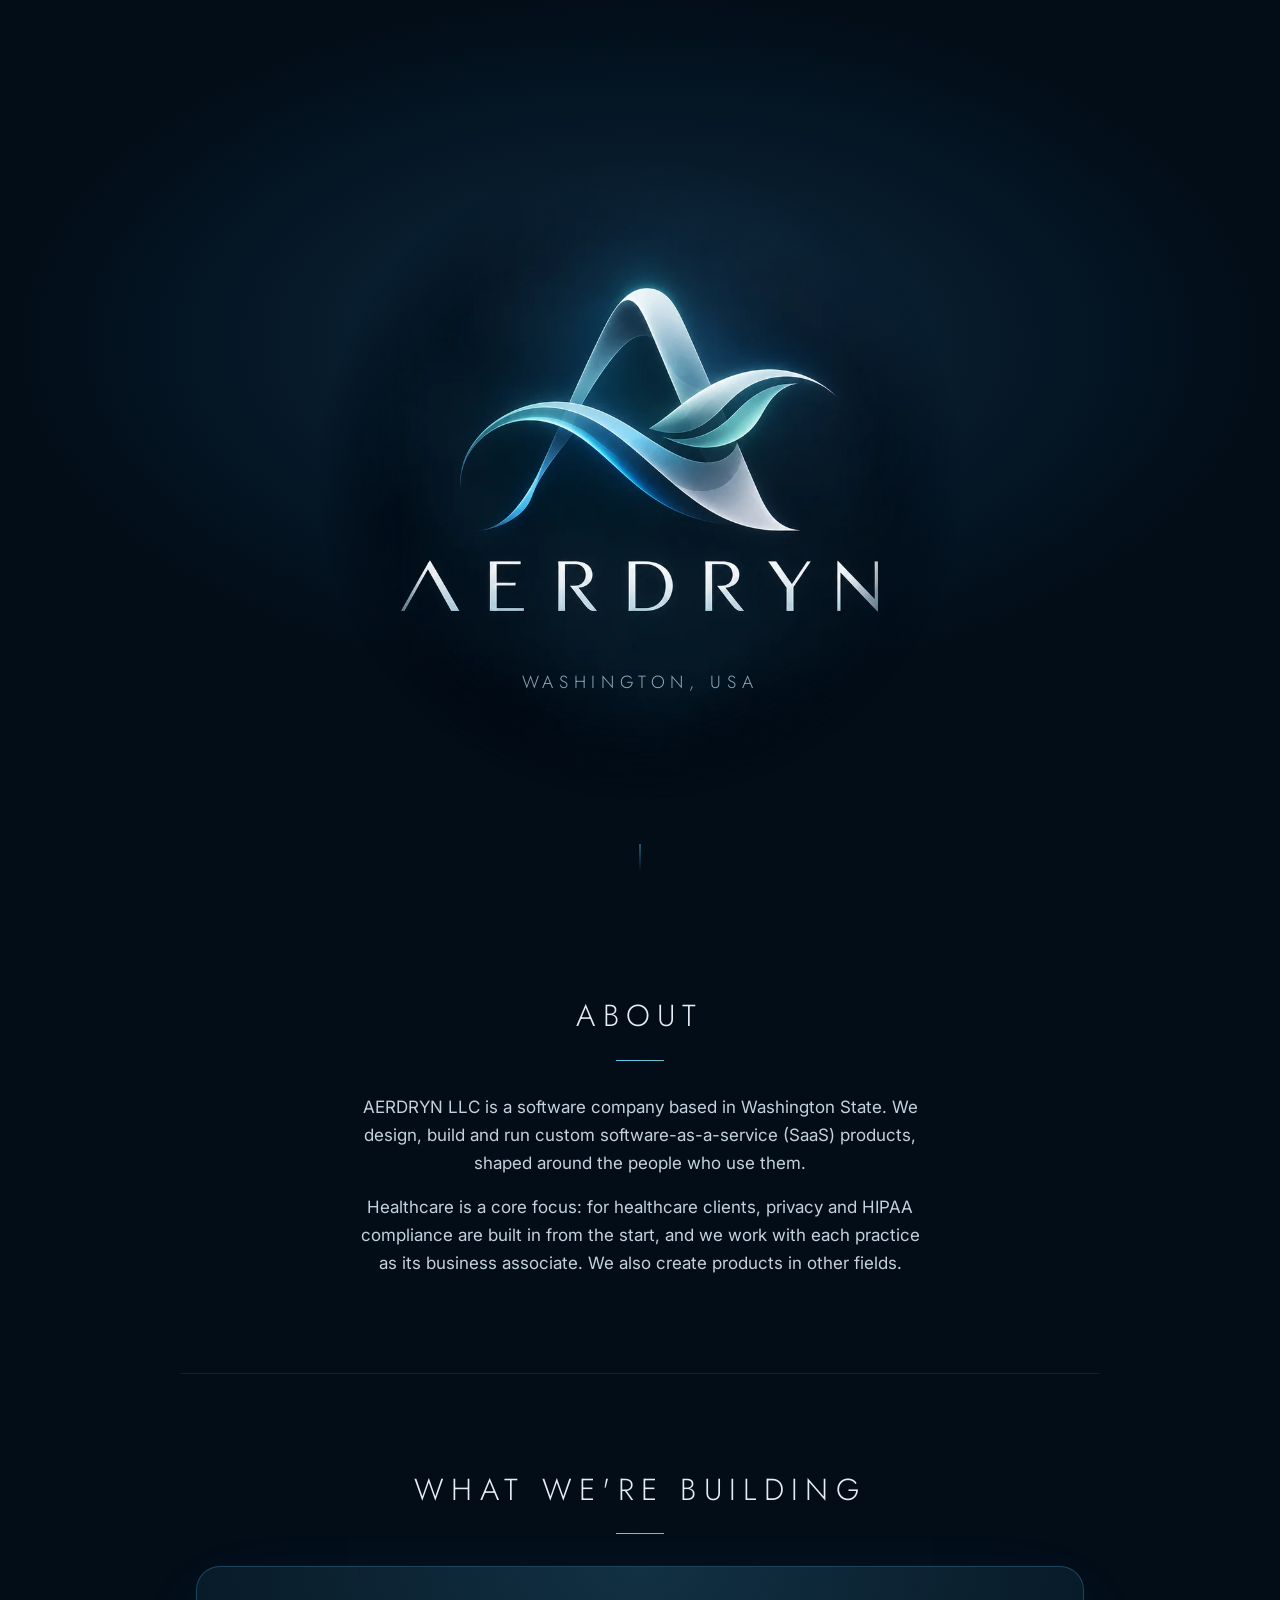
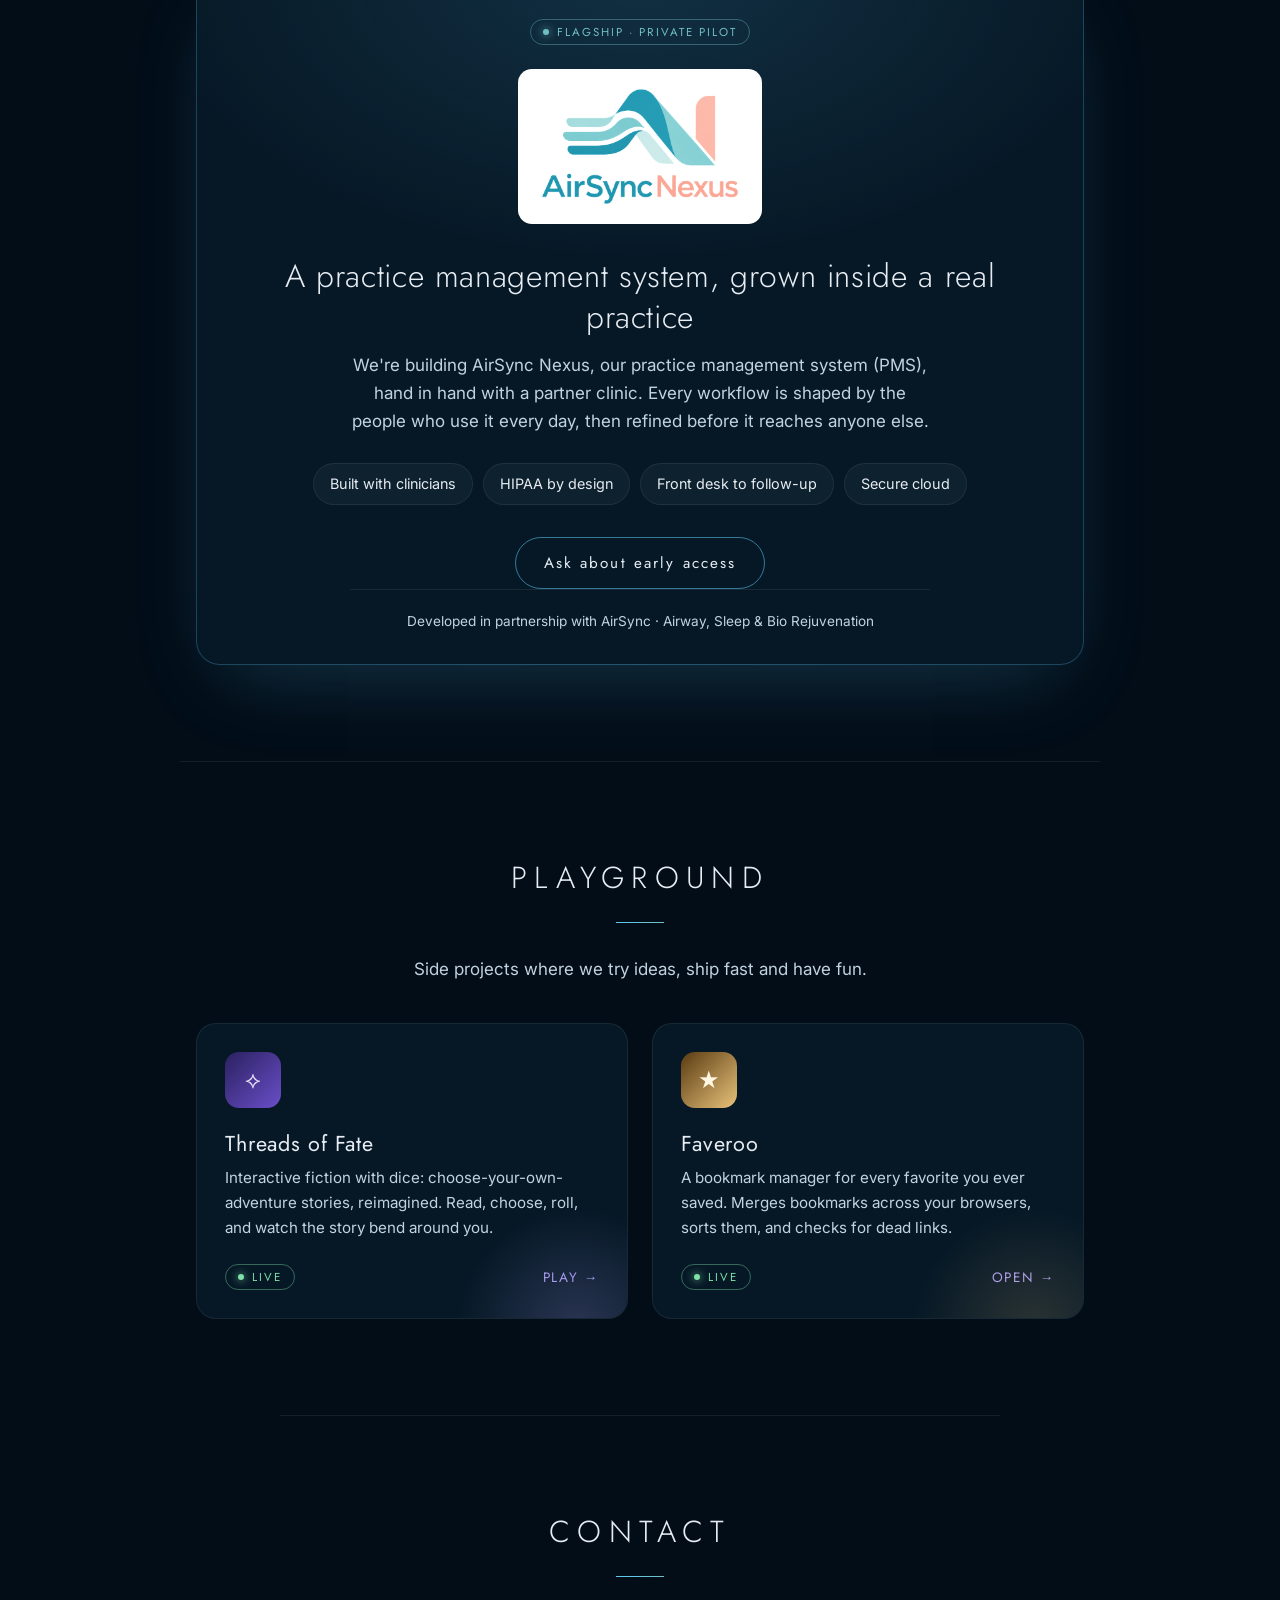
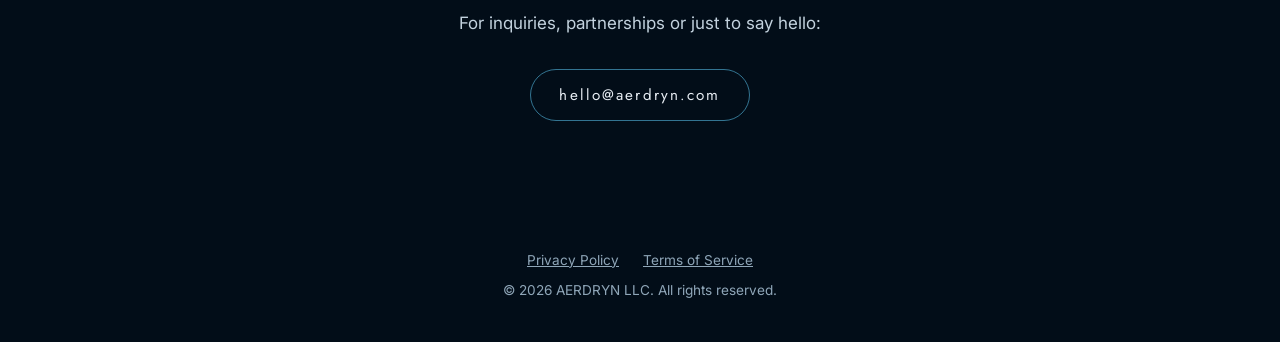
<file: index.html>
<!doctype html>
<html lang="en">
<head>
  <meta charset="utf-8">
  <meta name="viewport" content="width=device-width, initial-scale=1">
  <title>AERDRYN | Custom SaaS Software for Healthcare and Beyond</title>
  <meta name="description" content="AERDRYN LLC is a Washington State software company building custom SaaS products, with a core focus on healthcare.">
  <meta name="theme-color" content="#020d18">

  <link rel="icon" href="/favicon.ico" sizes="any">
  <link rel="icon" href="/favicon.svg" type="image/svg+xml">
  <link rel="apple-touch-icon" href="/apple-touch-icon.png">
  <link rel="manifest" href="/site.webmanifest">
  <link rel="canonical" href="https://aerdryn.com/">

  <meta property="og:type" content="website">
  <meta property="og:url" content="https://aerdryn.com/">
  <meta property="og:site_name" content="AERDRYN">
  <meta property="og:title" content="AERDRYN | Custom SaaS Software for Healthcare and Beyond">
  <meta property="og:description" content="AERDRYN LLC is a Washington State software company building custom SaaS products, with a core focus on healthcare.">
  <meta property="og:image" content="https://aerdryn.com/assets/og-image.jpg">
  <meta name="twitter:card" content="summary_large_image">
  <meta name="twitter:title" content="AERDRYN | Custom SaaS Software for Healthcare and Beyond">
  <meta name="twitter:description" content="AERDRYN LLC is a Washington State software company building custom SaaS products, with a core focus on healthcare.">
  <meta name="twitter:image" content="https://aerdryn.com/assets/og-image.jpg">

  <script type="application/ld+json">
  {
    "@context": "https://schema.org",
    "@graph": [
      {
        "@type": "Organization",
        "@id": "https://aerdryn.com/#organization",
        "name": "AERDRYN LLC",
        "alternateName": "AERDRYN",
        "url": "https://aerdryn.com/",
        "logo": "https://aerdryn.com/icon-512.png",
        "email": "hello@aerdryn.com",
        "description": "AERDRYN LLC is a Washington State software company building custom SaaS products, with a core focus on healthcare."
      },
      {
        "@type": "WebSite",
        "@id": "https://aerdryn.com/#website",
        "url": "https://aerdryn.com/",
        "name": "AERDRYN",
        "inLanguage": "en",
        "publisher": { "@id": "https://aerdryn.com/#organization" }
      }
    ]
  }
  </script>

  <link rel="preconnect" href="https://fonts.googleapis.com">
  <link rel="preconnect" href="https://fonts.gstatic.com" crossorigin>
  <link href="https://fonts.googleapis.com/css2?family=Inter:wght@400;600&family=Jost:wght@300;400&display=swap" rel="stylesheet">

  <style>
    :root {
      --midnight: #020d18;
      --deep: #0D2E44;
      --aer-blue: #5CC8F5;
      --mist-teal: #6FBFC4;
      --cloud: #E6ECF2;
      --muted: #8FA6B8;
      --gold: #E8C27A;
      --violet: #A99BF0;
    }
    * { box-sizing: border-box; }
    html { scroll-behavior: smooth; }
    body {
      margin: 0;
      background: var(--midnight);
      color: var(--cloud);
      font: 400 1.0625rem/1.65 Inter, Arial, Helvetica, sans-serif;
      -webkit-font-smoothing: antialiased;
    }
    a { color: var(--aer-blue); }
    .visually-hidden {
      position: absolute; width: 1px; height: 1px; overflow: hidden;
      clip: rect(0 0 0 0); white-space: nowrap;
    }

    /* ---- Hero ---- */
    .hero {
      position: relative;
      min-height: 100svh;
      display: grid;
      place-items: center;
      padding: 48px 16px 96px;
      overflow: hidden;
      background:
        radial-gradient(ellipse 70% 55% at 50% 38%, #0c2a40 0%, rgba(2,13,24,0) 70%),
        var(--midnight);
    }
    .hero-inner { text-align: center; width: 100%; max-width: 720px; }
    .hero-art {
      display: block;
      width: min(100%, 640px);
      height: auto;
      /* the artwork has empty space below the wordmark; pull the tagline up */
      margin: 0 auto calc(min(100vw - 32px, 640px) * -0.2);
      /* fade the artwork's square edges into the page */
      -webkit-mask-image: radial-gradient(circle at 50% 50%, #000 52%, transparent 71%);
              mask-image: radial-gradient(circle at 50% 50%, #000 52%, transparent 71%);
      animation: drift 9s ease-in-out infinite;
    }
    @keyframes drift {
      0%, 100% { transform: translateY(0); }
      50% { transform: translateY(-8px); }
    }
    .tagline {
      position: relative;
      margin: 0;
      font: 300 clamp(0.9rem, 2.4vw, 1.1rem)/1.4 Jost, Arial, sans-serif;
      letter-spacing: 0.32em;
      text-transform: uppercase;
      color: var(--muted);
    }
    .scroll-cue {
      position: absolute;
      bottom: 28px;
      left: 50%;
      transform: translateX(-50%);
      color: var(--muted);
      text-decoration: none;
      font: 300 0.75rem Jost, Arial, sans-serif;
      letter-spacing: 0.3em;
      text-transform: uppercase;
      opacity: 0.8;
    }
    .scroll-cue::after {
      content: "";
      display: block;
      width: 1px; height: 28px;
      margin: 10px auto 0;
      background: linear-gradient(var(--aer-blue), transparent);
    }

    /* ---- Content ---- */
    section.content {
      max-width: 720px;
      margin: 0 auto;
      padding: 96px 16px;
      text-align: center;
    }
    h2 {
      margin: 0 0 24px;
      font: 300 clamp(1.4rem, 4vw, 1.9rem)/1.3 Jost, Arial, sans-serif;
      letter-spacing: 0.24em;
      text-transform: uppercase;
      color: var(--cloud);
    }
    .rule {
      width: 48px; height: 1px; border: 0;
      margin: 0 auto 32px;
      background: linear-gradient(90deg, var(--aer-blue), var(--mist-teal));
    }
    p.lead { color: #C3D2DE; margin: 0 auto; max-width: 560px; }

    .button {
      display: inline-block;
      margin-top: 32px;
      padding: 14px 28px;
      border: 1px solid rgba(92, 200, 245, 0.55);
      border-radius: 999px;
      color: var(--cloud);
      text-decoration: none;
      font: 400 0.95rem Jost, Arial, sans-serif;
      letter-spacing: 0.14em;
      transition: background-color .2s, border-color .2s;
    }
    .button:hover, .button:focus-visible {
      background: rgba(92, 200, 245, 0.12);
      border-color: var(--aer-blue);
    }
    .button:focus-visible { outline: 2px solid var(--aer-blue); outline-offset: 3px; }

    #building, #playground, #contact { border-top: 1px solid rgba(230, 236, 242, 0.08); }
    section.content.wide { max-width: 920px; }

    /* ---- Badges ---- */
    .badge {
      display: inline-flex; align-items: center; gap: 8px;
      padding: 4px 12px; border-radius: 999px;
      border: 1px solid rgba(111, 191, 196, 0.4);
      color: var(--mist-teal);
      font: 400 0.72rem Jost, Arial, sans-serif;
      letter-spacing: 0.18em; text-transform: uppercase;
    }
    .badge::before {
      content: ""; width: 6px; height: 6px; border-radius: 50%;
      background: currentColor; box-shadow: 0 0 8px currentColor;
    }
    .badge.live { color: #7FE0A8; border-color: rgba(127, 224, 168, 0.4); }
    .badge.soon { color: var(--gold); border-color: rgba(232, 194, 122, 0.4); }

    /* ---- What we're building: spotlight ---- */
    .spotlight {
      margin: 0 auto;
      padding: 48px 32px 32px;
      border-radius: 24px;
      background:
        radial-gradient(ellipse 80% 60% at 50% 0%, rgba(92, 200, 245, 0.14), transparent 70%),
        #061826;
      border: 1px solid rgba(92, 200, 245, 0.25);
      box-shadow: 0 30px 80px -30px rgba(92, 200, 245, 0.25);
    }
    .logo-plate {
      display: inline-block;
      margin-top: 24px;
      padding: 18px 22px;
      border-radius: 14px;
      background: #fff;
    }
    .logo-plate img { display: block; width: min(200px, 52vw); height: auto; }
    .spotlight h3 {
      margin: 24px 0 12px;
      font: 300 clamp(1.35rem, 3.4vw, 2rem)/1.3 Jost, Arial, sans-serif;
      letter-spacing: 0.02em;
    }
    .spotlight p { color: #C3D2DE; max-width: 580px; margin: 0 auto; }
    .pills {
      display: flex; flex-wrap: wrap; justify-content: center; gap: 10px;
      margin: 28px 0 0; padding: 0; list-style: none;
    }
    .pills li {
      padding: 8px 16px; border-radius: 999px;
      background: rgba(230, 236, 242, 0.04);
      border: 1px solid rgba(230, 236, 242, 0.08);
      font-size: 0.9rem;
    }
    .partner-line {
      margin: 28px 0 0; padding-top: 20px;
      border-top: 1px solid rgba(230, 236, 242, 0.08);
      font-size: 0.85rem; color: var(--muted);
    }

    /* ---- Playground: twin cards ---- */
    .cards {
      display: grid; grid-template-columns: 1fr 1fr; gap: 24px;
      margin-top: 40px; text-align: left;
    }
    .card {
      position: relative; overflow: hidden;
      display: flex; flex-direction: column;
      padding: 28px; border-radius: 20px;
      background: #061826;
      border: 1px solid rgba(230, 236, 242, 0.08);
      color: inherit; text-decoration: none;
      transition: transform .25s, border-color .25s;
    }
    .card::after {
      content: ""; position: absolute; right: -80px; bottom: -140px;
      width: 260px; height: 260px; pointer-events: none;
      background: radial-gradient(circle, var(--glow), transparent 65%);
    }
    a.card:hover, a.card:focus-visible { transform: translateY(-4px); border-color: rgba(169, 155, 240, 0.5); }
    a.card:focus-visible { outline: 2px solid var(--aer-blue); outline-offset: 3px; }
    .card.tof { --glow: rgba(169, 155, 240, 0.22); }
    .card.fav { --glow: rgba(232, 194, 122, 0.16); }
    .glyph {
      width: 56px; height: 56px; margin-bottom: 20px; border-radius: 14px;
      display: grid; place-items: center;
      font: 400 1.5rem Jost, Arial, sans-serif;
    }
    .tof .glyph { background: linear-gradient(135deg, #2b2160, #6a4fc9); color: #EDE7FF; }
    .fav .glyph { background: linear-gradient(135deg, #5a3b12, #E8C27A); color: #FFF6E3; }
    .card h3 { margin: 0 0 6px; font: 400 1.35rem Jost, Arial, sans-serif; letter-spacing: 0.04em; }
    .card p { flex: 1; margin: 0 0 24px; color: #C3D2DE; font-size: 0.95rem; }
    .card-foot {
      display: flex; justify-content: space-between; align-items: center;
      font: 400 0.85rem Jost, Arial, sans-serif; letter-spacing: 0.12em; text-transform: uppercase;
    }
    .card-foot .go { color: var(--violet); }
    .card-foot .later { color: var(--muted); }

    @media (max-width: 680px) {
      .cards { grid-template-columns: 1fr; }
      .spotlight { padding: 36px 20px 24px; }
    }

    footer {
      padding: 32px 16px 40px;
      text-align: center;
      font-size: 0.85rem;
      color: var(--muted);
    }
    .footer-links { margin: 0 0 8px; }
    .footer-links a { color: var(--muted); margin: 0 10px; }
    .footer-links a:hover, .footer-links a:focus-visible { color: var(--aer-blue); }

    @media (prefers-reduced-motion: reduce) {
      html { scroll-behavior: auto; }
      .hero-art { animation: none; }
    }
  </style>
</head>
<body>
  <main>
    <header class="hero">
      <div class="hero-inner">
        <h1 class="visually-hidden">AERDRYN</h1>
        <img class="hero-art" src="/assets/hero.webp" width="1000" height="1000"
             alt="AERDRYN logo: flowing ribbons of air forming the letter A">
        <p class="tagline">Washington, USA</p>
      </div>
      <a class="scroll-cue" href="#about" aria-label="Scroll to About"></a>
    </header>

    <section class="content" id="about">
      <h2>About</h2>
      <hr class="rule">
      <p class="lead">
        AERDRYN LLC is a software company based in Washington State. We design, build and run
        custom software-as-a-service (SaaS) products, shaped around the people who use them.
      </p>
      <p class="lead" style="margin-top: 16px;">
        Healthcare is a core focus: for healthcare clients, privacy and HIPAA compliance are built in
        from the start, and we work with each practice as its business associate. We also create
        products in other fields.
      </p>
    </section>

    <section class="content wide" id="building">
      <h2>What we're building</h2>
      <hr class="rule">
      <div class="spotlight">
        <span class="badge">Flagship · Private pilot</span>
        <div><span class="logo-plate"><img src="/assets/airsync-nexus-logo.png" width="640" height="379"
             alt="AirSync Nexus logo"></span></div>
        <h3>A practice management system, grown inside a real practice</h3>
        <p>
          We're building AirSync Nexus, our practice management system (PMS), hand in hand with a partner clinic.
          Every workflow is shaped by the people who use it every day, then refined before it
          reaches anyone else.
        </p>
        <ul class="pills">
          <li>Built with clinicians</li>
          <li>HIPAA by design</li>
          <li>Front desk to follow-up</li>
          <li>Secure cloud</li>
        </ul>
        <a class="button" href="mailto:hello@aerdryn.com?subject=Practice%20management%20system">Ask about early access</a>
        <p class="partner-line">Developed in partnership with AirSync · Airway, Sleep &amp; Bio Rejuvenation</p>
      </div>
    </section>

    <section class="content wide" id="playground">
      <h2>Playground</h2>
      <hr class="rule">
      <p class="lead">Side projects where we try ideas, ship fast and have fun.</p>
      <div class="cards">
        <a class="card tof" href="https://threadsoffate.aerdryn.com" target="_blank" rel="noopener">
          <div class="glyph" aria-hidden="true">⟡</div>
          <h3>Threads of Fate</h3>
          <p>Interactive fiction with dice: choose-your-own-adventure stories, reimagined. Read, choose, roll, and watch the story bend around you.</p>
          <div class="card-foot"><span class="badge live">Live</span><span class="go">Play →</span></div>
        </a>
        <a class="card fav" href="https://faveroo.aerdryn.com" target="_blank" rel="noopener">
          <div class="glyph" aria-hidden="true">★</div>
          <h3>Faveroo</h3>
          <p>A bookmark manager for every favorite you ever saved. Merges bookmarks across your browsers, sorts them, and checks for dead links.</p>
          <div class="card-foot"><span class="badge live">Live</span><span class="go">Open →</span></div>
        </a>
      </div>
    </section>

    <section class="content" id="contact">
      <h2>Contact</h2>
      <hr class="rule">
      <p class="lead">For inquiries, partnerships or just to say hello:</p>
      <a class="button" href="mailto:hello@aerdryn.com">hello@aerdryn.com</a>
    </section>
  </main>

  <footer>
    <p class="footer-links"><a href="/privacy/">Privacy Policy</a> <a href="/terms/">Terms of Service</a></p>
    &copy; <span id="year">2026</span> AERDRYN LLC. All rights reserved.
  </footer>

  <script>
    document.getElementById("year").textContent = new Date().getFullYear();
  </script>
</body>
</html>
</file>
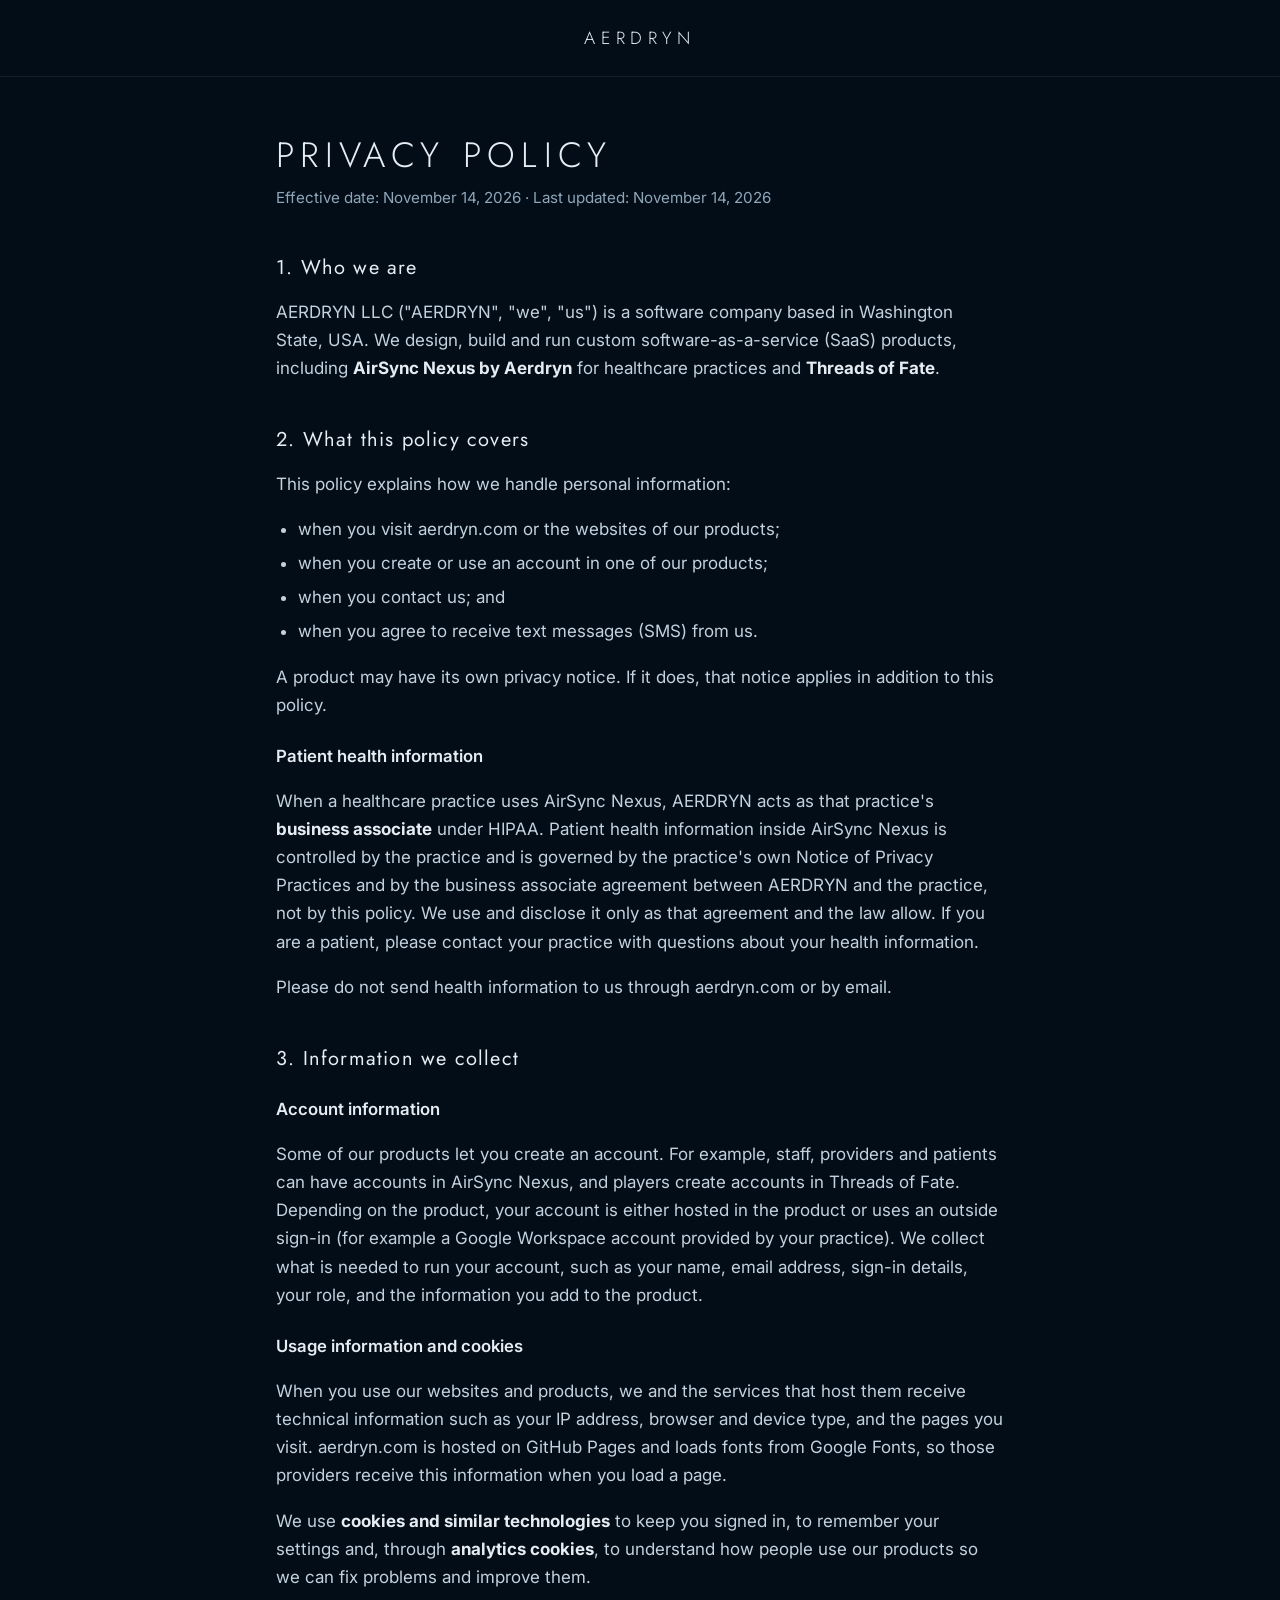
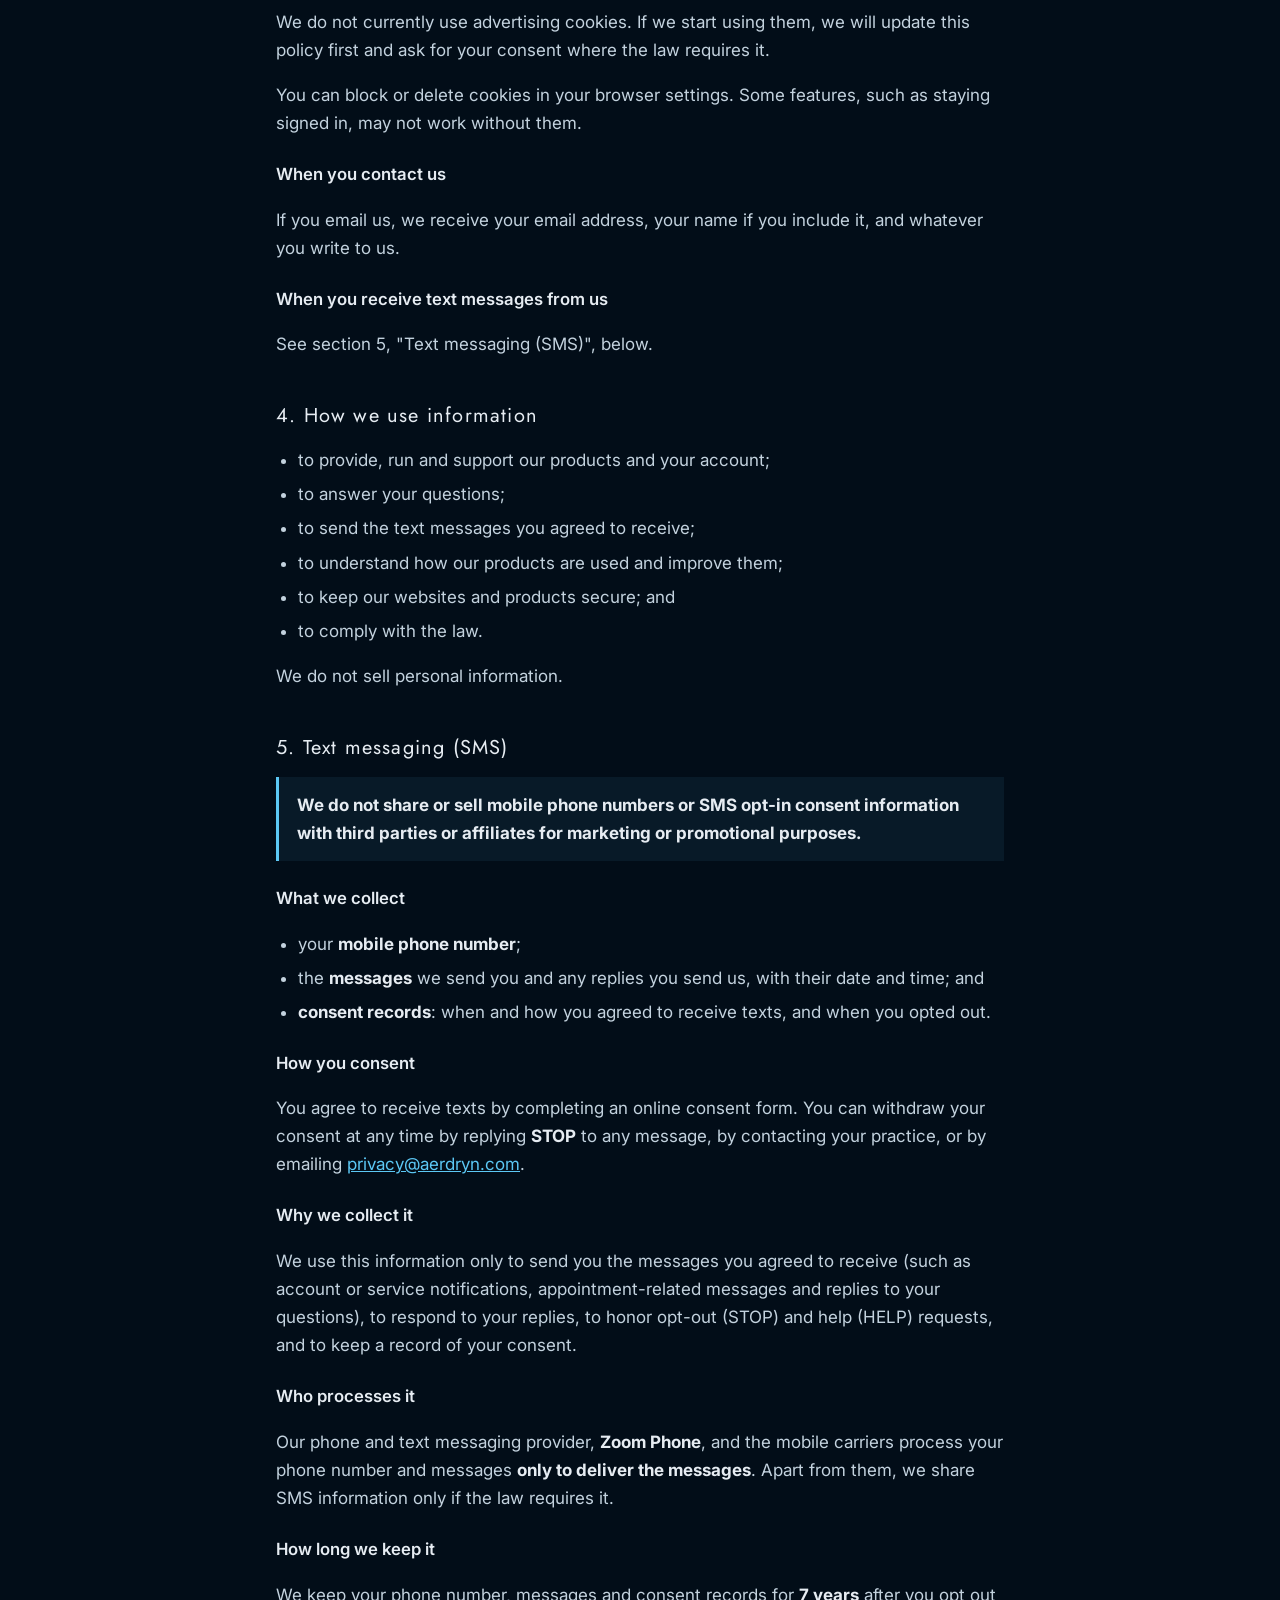
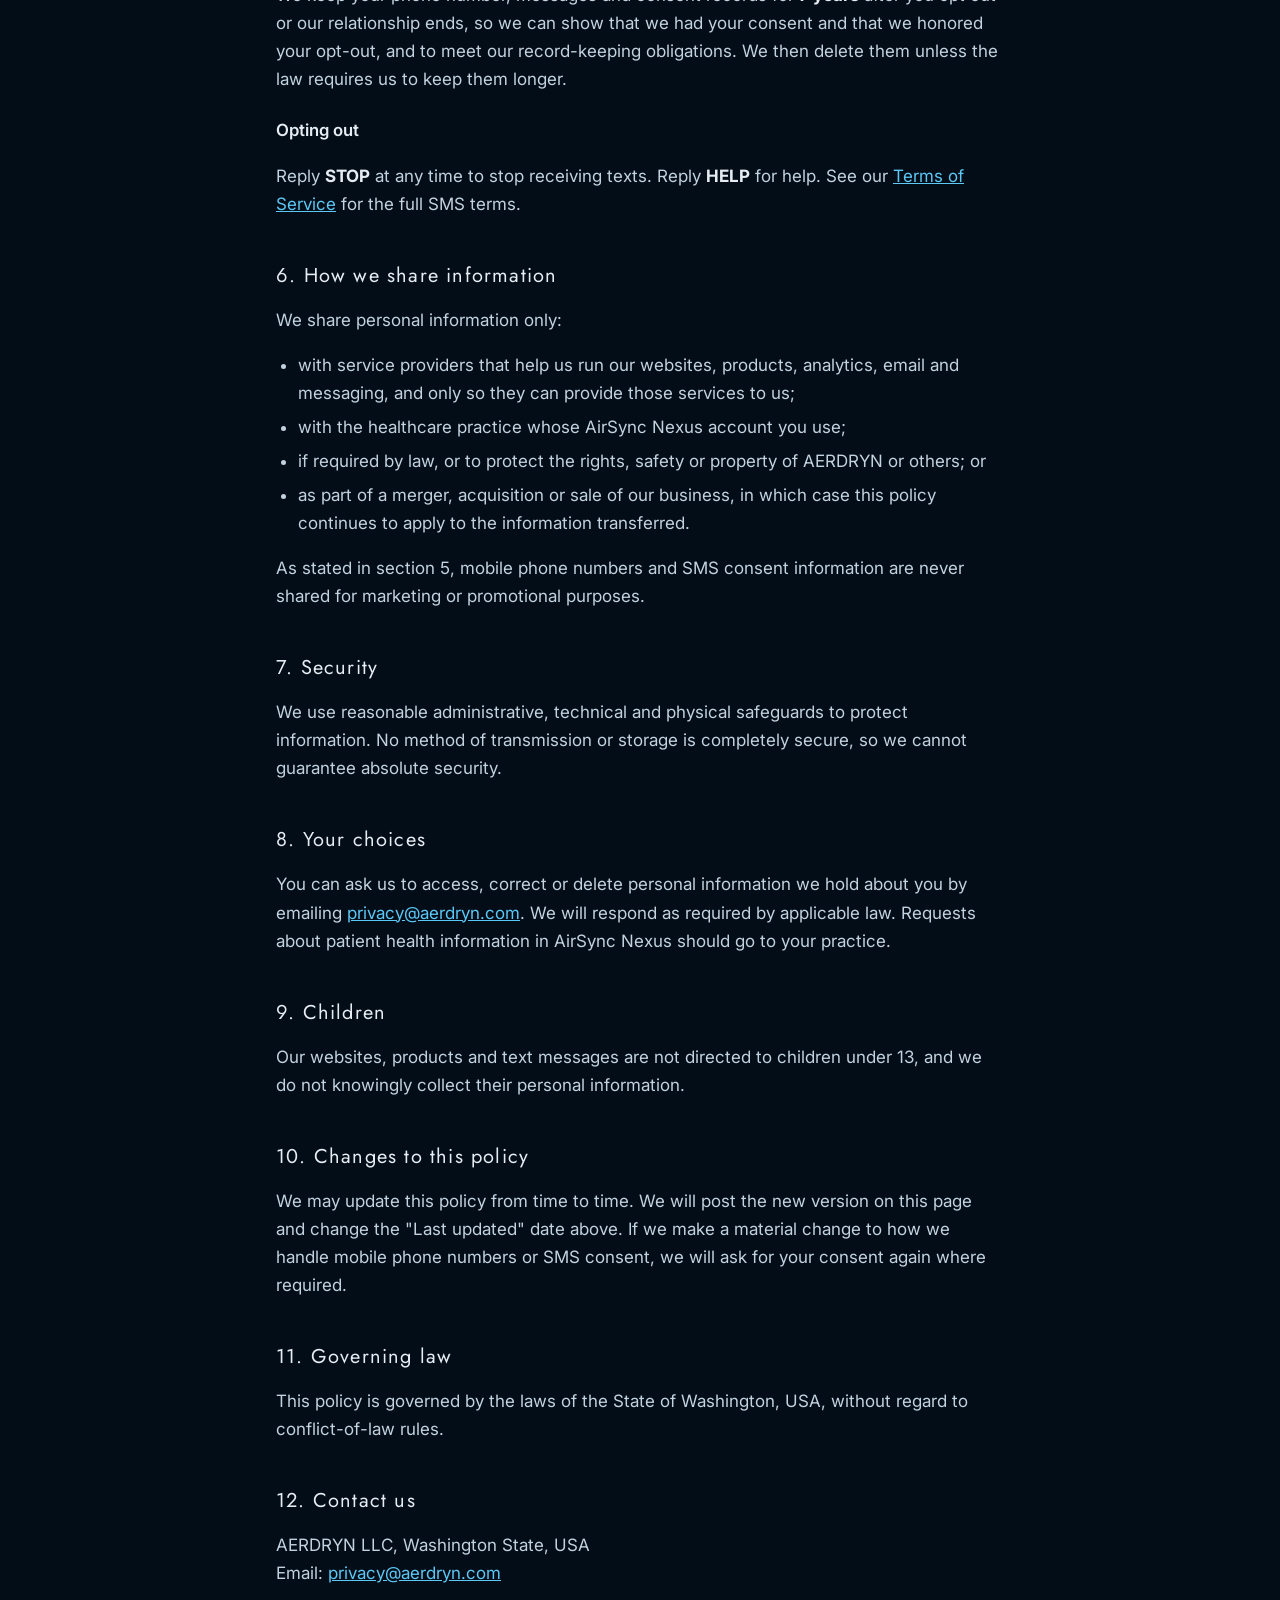
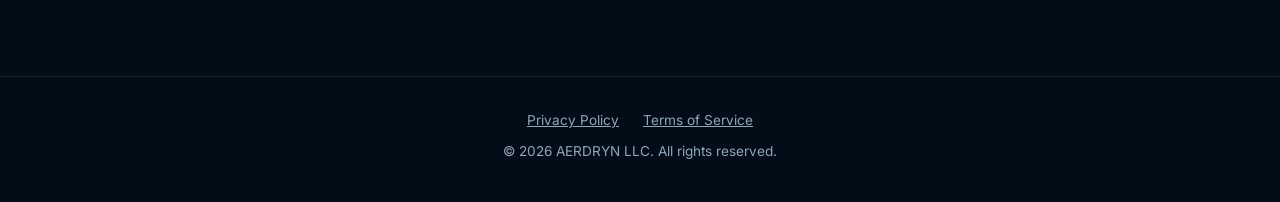
<file: privacy/index.html>
<!doctype html>
<html lang="en">
<head>
  <meta charset="utf-8">
  <meta name="viewport" content="width=device-width, initial-scale=1">
  <title>Privacy Policy | AERDRYN</title>
  <meta name="description" content="How AERDRYN LLC collects, uses and protects information, including mobile phone numbers and text messaging (SMS) consent.">
  <meta name="theme-color" content="#020d18">

  <link rel="icon" href="/favicon.ico" sizes="any">
  <link rel="icon" href="/favicon.svg" type="image/svg+xml">
  <link rel="apple-touch-icon" href="/apple-touch-icon.png">
  <link rel="canonical" href="https://aerdryn.com/privacy/">

  <meta property="og:type" content="website">
  <meta property="og:site_name" content="AERDRYN">
  <meta property="og:url" content="https://aerdryn.com/privacy/">
  <meta property="og:title" content="Privacy Policy | AERDRYN">
  <meta property="og:description" content="How AERDRYN LLC collects, uses and protects information, including mobile phone numbers and text messaging (SMS) consent.">
  <meta property="og:image" content="https://aerdryn.com/assets/og-image.jpg">
  <meta name="twitter:card" content="summary_large_image">

  <link rel="preconnect" href="https://fonts.googleapis.com">
  <link rel="preconnect" href="https://fonts.gstatic.com" crossorigin>
  <link href="https://fonts.googleapis.com/css2?family=Inter:wght@400;600&family=Jost:wght@300;400&display=swap" rel="stylesheet">
  <link rel="stylesheet" href="/assets/legal.css">
</head>
<body>
  <header class="site-header"><a href="/">AERDRYN</a></header>

  <main class="legal">
    <h1>Privacy Policy</h1>
    <p class="meta">Effective date: November 14, 2026 &middot; Last updated: November 14, 2026</p>


    <h2>1. Who we are</h2>
    <p>
      AERDRYN LLC ("AERDRYN", "we", "us") is a software company based in Washington State, USA. We design, build and
      run custom software-as-a-service (SaaS) products, including <strong>AirSync Nexus by Aerdryn</strong> for
      healthcare practices and <strong>Threads of Fate</strong>.
    </p>

    <h2>2. What this policy covers</h2>
    <p>This policy explains how we handle personal information:</p>
    <ul>
      <li>when you visit aerdryn.com or the websites of our products;</li>
      <li>when you create or use an account in one of our products;</li>
      <li>when you contact us; and</li>
      <li>when you agree to receive text messages (SMS) from us.</li>
    </ul>
    <p>A product may have its own privacy notice. If it does, that notice applies in addition to this policy.</p>

    <h3>Patient health information</h3>
    <p>
      When a healthcare practice uses AirSync Nexus, AERDRYN acts as that practice's <strong>business associate</strong>
      under HIPAA. Patient health information inside AirSync Nexus is controlled by the practice and is governed by the
      practice's own Notice of Privacy Practices and by the business associate agreement between AERDRYN and the
      practice, not by this policy. We use and disclose it only as that agreement and the law allow. If you are a
      patient, please contact your practice with questions about your health information.
    </p>
    <p>Please do not send health information to us through aerdryn.com or by email.</p>

    <h2>3. Information we collect</h2>
    <h3>Account information</h3>
    <p>
      Some of our products let you create an account. For example, staff, providers and patients can have accounts in
      AirSync Nexus, and players create accounts in Threads of Fate. Depending on the product, your account is either
      hosted in the product or uses an outside sign-in (for example a Google Workspace account provided by your
      practice). We collect what is needed to run your account, such as your name, email address, sign-in details,
      your role, and the information you add to the product.
    </p>
    <h3>Usage information and cookies</h3>
    <p>
      When you use our websites and products, we and the services that host them receive technical information such as
      your IP address, browser and device type, and the pages you visit. aerdryn.com is hosted on GitHub Pages and loads
      fonts from Google Fonts, so those providers receive this information when you load a page.
    </p>
    <p>
      We use <strong>cookies and similar technologies</strong> to keep you signed in, to remember your settings and, through
      <strong>analytics cookies</strong>, to understand how people use our products so we can fix problems and improve
      them.
    </p>
    <p>
      We do not currently use advertising cookies. If we start using them, we will update this policy first and ask for
      your consent where the law requires it.
    </p>
    <p>
      You can block or delete cookies in your browser settings. Some features, such as staying signed in, may not work
      without them.
    </p>
    <h3>When you contact us</h3>
    <p>If you email us, we receive your email address, your name if you include it, and whatever you write to us.</p>
    <h3>When you receive text messages from us</h3>
    <p>See section 5, "Text messaging (SMS)", below.</p>

    <h2>4. How we use information</h2>
    <ul>
      <li>to provide, run and support our products and your account;</li>
      <li>to answer your questions;</li>
      <li>to send the text messages you agreed to receive;</li>
      <li>to understand how our products are used and improve them;</li>
      <li>to keep our websites and products secure; and</li>
      <li>to comply with the law.</li>
    </ul>
    <p>We do not sell personal information.</p>

    <h2 id="sms">5. Text messaging (SMS)</h2>
    <div class="callout">
      <p>
        <strong>We do not share or sell mobile phone numbers or SMS opt-in consent information with third parties or
        affiliates for marketing or promotional purposes.</strong>
      </p>
    </div>

    <h3>What we collect</h3>
    <ul>
      <li>your <strong>mobile phone number</strong>;</li>
      <li>the <strong>messages</strong> we send you and any replies you send us, with their date and time; and</li>
      <li><strong>consent records</strong>: when and how you agreed to receive texts, and when you opted out.</li>
    </ul>

    <h3>How you consent</h3>
    <p>
      You agree to receive texts by completing an online consent form. You can withdraw your consent at any time by
      replying <strong>STOP</strong> to any message, by contacting your practice, or by emailing
      <a href="mailto:privacy@aerdryn.com">privacy@aerdryn.com</a>.
    </p>

    <h3>Why we collect it</h3>
    <p>
      We use this information only to send you the messages you agreed to receive (such as account or service
      notifications, appointment-related messages and replies to your questions), to respond to your replies, to honor
      opt-out (STOP) and help (HELP) requests, and to keep a record of your consent.
    </p>

    <h3>Who processes it</h3>
    <p>
      Our phone and text messaging provider, <strong>Zoom Phone</strong>, and the mobile carriers process your phone number
      and messages <strong>only to deliver the messages</strong>. Apart from them, we share SMS information only if the law
      requires it.
    </p>

    <h3>How long we keep it</h3>
    <p>
      We keep your phone number, messages and consent records for <strong>7 years</strong> after you opt out or our
      relationship ends, so we can show that we had your consent and that we honored your opt-out, and to meet our
      record-keeping obligations. We then delete them unless the law requires us to keep them longer.
    </p>

    <h3>Opting out</h3>
    <p>
      Reply <strong>STOP</strong> at any time to stop receiving texts. Reply <strong>HELP</strong> for help. See our
      <a href="/terms/#sms">Terms of Service</a> for the full SMS terms.
    </p>

    <h2>6. How we share information</h2>
    <p>We share personal information only:</p>
    <ul>
      <li>with service providers that help us run our websites, products, analytics, email and messaging, and only so they can provide those services to us;</li>
      <li>with the healthcare practice whose AirSync Nexus account you use;</li>
      <li>if required by law, or to protect the rights, safety or property of AERDRYN or others; or</li>
      <li>as part of a merger, acquisition or sale of our business, in which case this policy continues to apply to the information transferred.</li>
    </ul>
    <p>As stated in section 5, mobile phone numbers and SMS consent information are never shared for marketing or promotional purposes.</p>

    <h2>7. Security</h2>
    <p>
      We use reasonable administrative, technical and physical safeguards to protect information. No method of
      transmission or storage is completely secure, so we cannot guarantee absolute security.
    </p>

    <h2>8. Your choices</h2>
    <p>
      You can ask us to access, correct or delete personal information we hold about you by emailing
      <a href="mailto:privacy@aerdryn.com">privacy@aerdryn.com</a>. We will respond as required by applicable law.
      Requests about patient health information in AirSync Nexus should go to your practice.
    </p>

    <h2>9. Children</h2>
    <p>Our websites, products and text messages are not directed to children under 13, and we do not knowingly collect their personal information.</p>

    <h2>10. Changes to this policy</h2>
    <p>
      We may update this policy from time to time. We will post the new version on this page and change the "Last
      updated" date above. If we make a material change to how we handle mobile phone numbers or SMS consent, we will
      ask for your consent again where required.
    </p>

    <h2>11. Governing law</h2>
    <p>This policy is governed by the laws of the State of Washington, USA, without regard to conflict-of-law rules.</p>

    <h2>12. Contact us</h2>
    <p>
      AERDRYN LLC, Washington State, USA<br>
      Email: <a href="mailto:privacy@aerdryn.com">privacy@aerdryn.com</a>
    </p>
  </main>

  <footer>
    <p class="footer-links"><a href="/privacy/">Privacy Policy</a> <a href="/terms/">Terms of Service</a></p>
    &copy; <span id="year">2026</span> AERDRYN LLC. All rights reserved.
  </footer>

  <script>
    document.getElementById("year").textContent = new Date().getFullYear();
  </script>
</body>
</html>
</file>
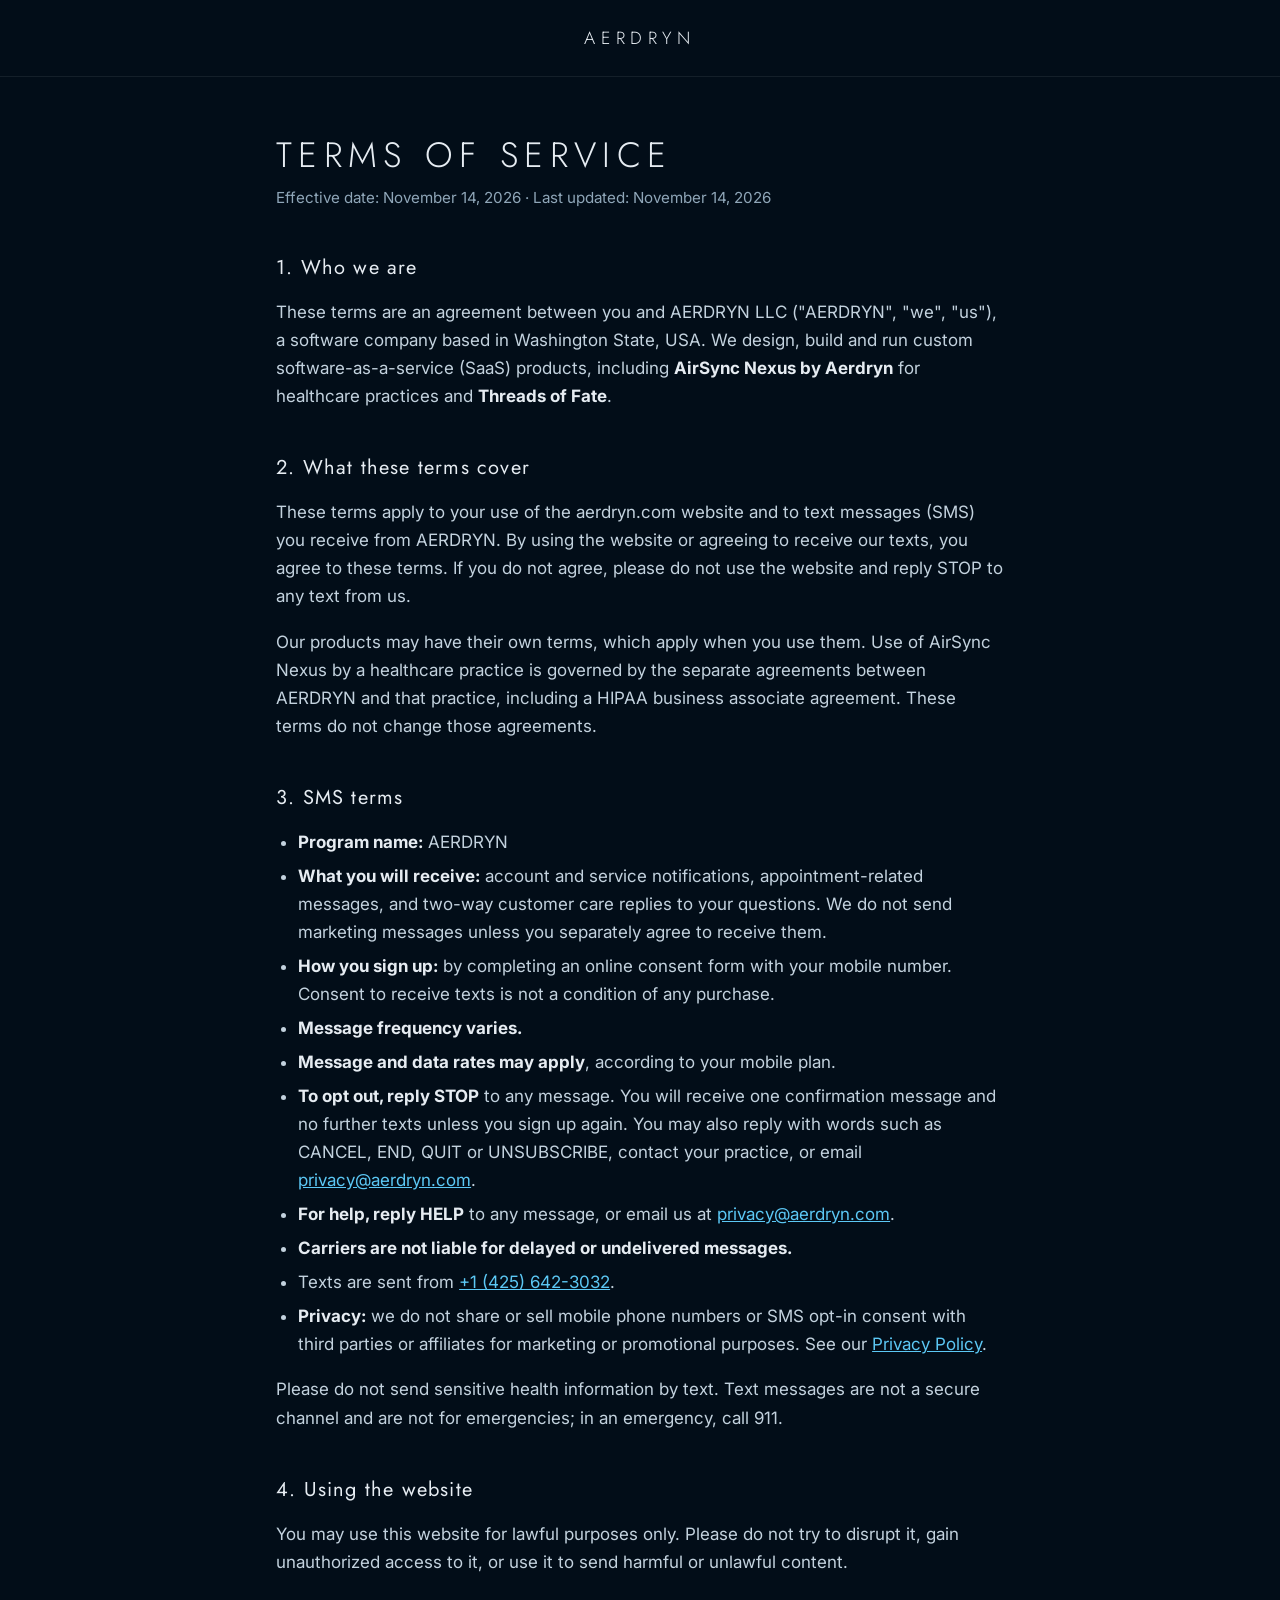
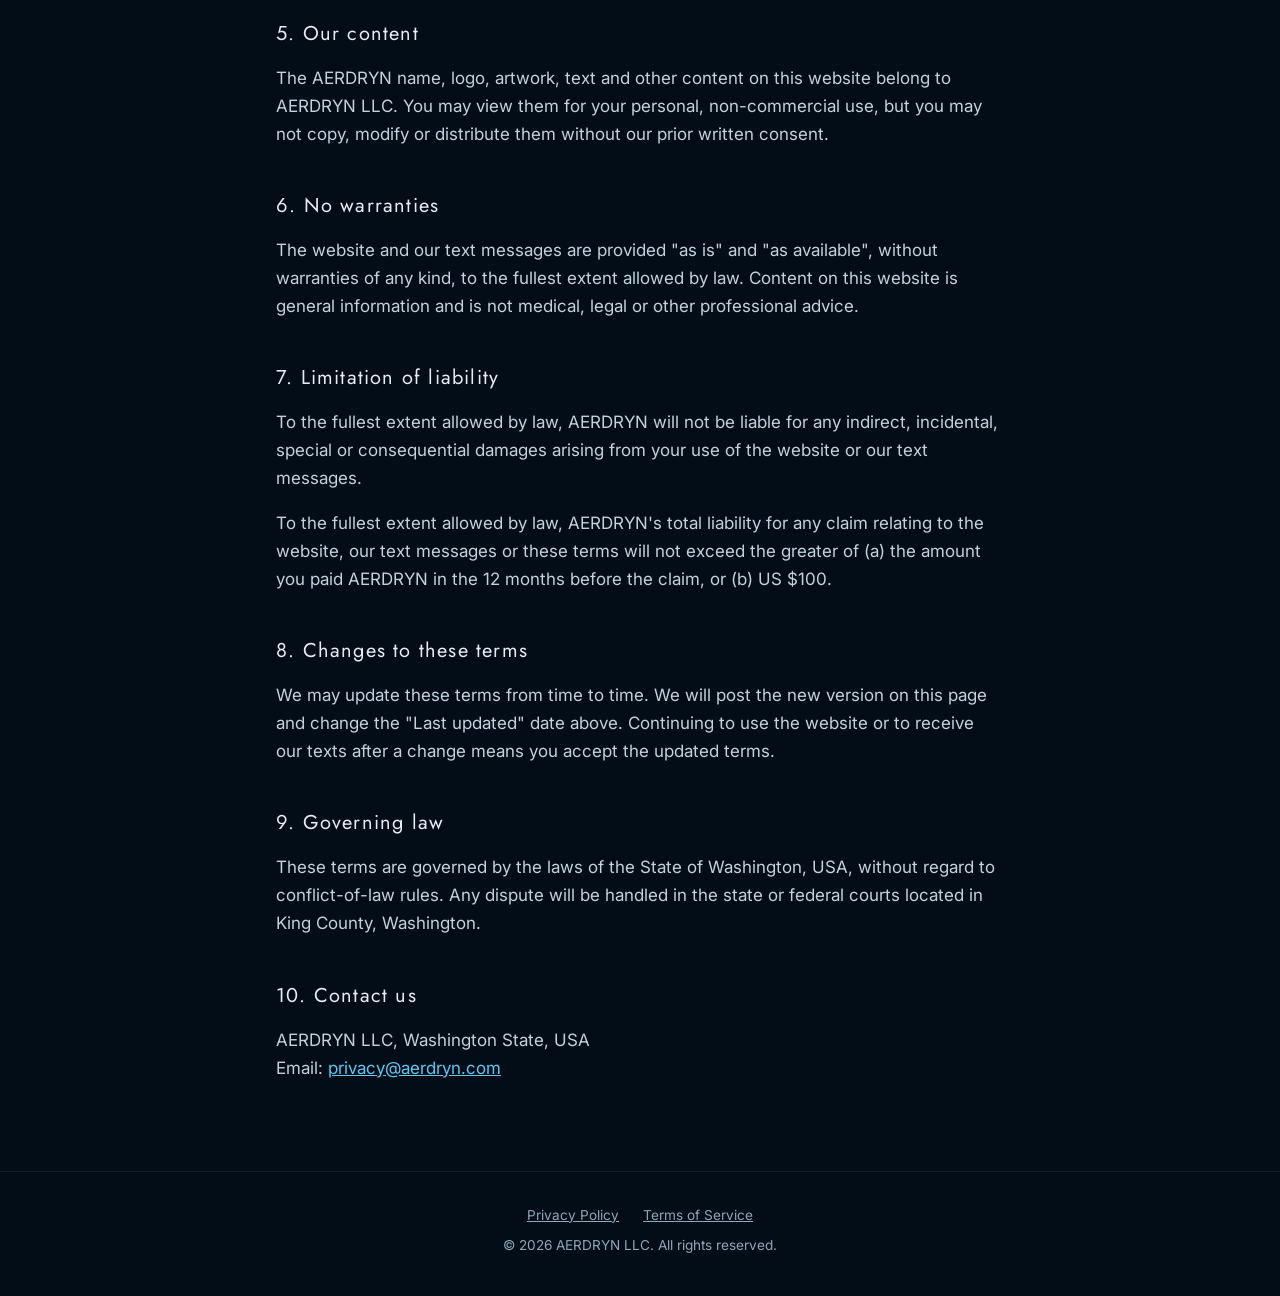
<file: terms/index.html>
<!doctype html>
<html lang="en">
<head>
  <meta charset="utf-8">
  <meta name="viewport" content="width=device-width, initial-scale=1">
  <title>Terms of Service | AERDRYN</title>
  <meta name="description" content="Terms of Service for aerdryn.com and AERDRYN text messaging (SMS).">
  <meta name="theme-color" content="#020d18">

  <link rel="icon" href="/favicon.ico" sizes="any">
  <link rel="icon" href="/favicon.svg" type="image/svg+xml">
  <link rel="apple-touch-icon" href="/apple-touch-icon.png">
  <link rel="canonical" href="https://aerdryn.com/terms/">

  <meta property="og:type" content="website">
  <meta property="og:site_name" content="AERDRYN">
  <meta property="og:url" content="https://aerdryn.com/terms/">
  <meta property="og:title" content="Terms of Service | AERDRYN">
  <meta property="og:description" content="Terms of Service for aerdryn.com and AERDRYN text messaging (SMS).">
  <meta property="og:image" content="https://aerdryn.com/assets/og-image.jpg">
  <meta name="twitter:card" content="summary_large_image">

  <link rel="preconnect" href="https://fonts.googleapis.com">
  <link rel="preconnect" href="https://fonts.gstatic.com" crossorigin>
  <link href="https://fonts.googleapis.com/css2?family=Inter:wght@400;600&family=Jost:wght@300;400&display=swap" rel="stylesheet">
  <link rel="stylesheet" href="/assets/legal.css">
</head>
<body>
  <header class="site-header"><a href="/">AERDRYN</a></header>

  <main class="legal">
    <h1>Terms of Service</h1>
    <p class="meta">Effective date: November 14, 2026 &middot; Last updated: November 14, 2026</p>


    <h2>1. Who we are</h2>
    <p>
      These terms are an agreement between you and AERDRYN LLC ("AERDRYN", "we", "us"), a software company based in
      Washington State, USA. We design, build and run custom software-as-a-service (SaaS) products, including
      <strong>AirSync Nexus by Aerdryn</strong> for healthcare practices and <strong>Threads of Fate</strong>.
    </p>

    <h2>2. What these terms cover</h2>
    <p>
      These terms apply to your use of the aerdryn.com website and to text messages (SMS) you receive from AERDRYN. By
      using the website or agreeing to receive our texts, you agree to these terms. If you do not agree, please do not use
      the website and reply STOP to any text from us.
    </p>
    <p>
      Our products may have their own terms, which apply when you use them. Use of AirSync Nexus by a healthcare
      practice is governed by the separate agreements between AERDRYN and that practice, including a HIPAA business
      associate agreement. These terms do not change those agreements.
    </p>

    <h2 id="sms">3. SMS terms</h2>
    <ul>
      <li><strong>Program name:</strong> AERDRYN</li>
      <li>
        <strong>What you will receive:</strong> account and service notifications, appointment-related messages, and
        two-way customer care replies to your questions. We do not send marketing messages unless you separately agree to
        receive them.
      </li>
      <li><strong>How you sign up:</strong> by completing an online consent form with your mobile number. Consent to receive texts is not a condition of any purchase.</li>
      <li><strong>Message frequency varies.</strong></li>
      <li><strong>Message and data rates may apply</strong>, according to your mobile plan.</li>
      <li>
        <strong>To opt out, reply STOP</strong> to any message. You will receive one confirmation message and no further
        texts unless you sign up again. You may also reply with words such as CANCEL, END, QUIT or UNSUBSCRIBE, contact
        your practice, or email <a href="mailto:privacy@aerdryn.com">privacy@aerdryn.com</a>.
      </li>
      <li>
        <strong>For help, reply HELP</strong> to any message, or email us at
        <a href="mailto:privacy@aerdryn.com">privacy@aerdryn.com</a>.
      </li>
      <li><strong>Carriers are not liable for delayed or undelivered messages.</strong></li>
      <li>Texts are sent from <a href="tel:+14256423032">+1 (425) 642-3032</a>.</li>
      <li>
        <strong>Privacy:</strong> we do not share or sell mobile phone numbers or SMS opt-in consent with third parties or
        affiliates for marketing or promotional purposes. See our <a href="/privacy/#sms">Privacy Policy</a>.
      </li>
    </ul>
    <p>
      Please do not send sensitive health information by text. Text messages are not a secure channel and are not for
      emergencies; in an emergency, call 911.
    </p>

    <h2>4. Using the website</h2>
    <p>
      You may use this website for lawful purposes only. Please do not try to disrupt it, gain unauthorized access to it,
      or use it to send harmful or unlawful content.
    </p>

    <h2>5. Our content</h2>
    <p>
      The AERDRYN name, logo, artwork, text and other content on this website belong to AERDRYN LLC. You may view them for
      your personal, non-commercial use, but you may not copy, modify or distribute them without our prior written consent.
    </p>

    <h2>6. No warranties</h2>
    <p>
      The website and our text messages are provided "as is" and "as available", without warranties of any kind, to the
      fullest extent allowed by law. Content on this website is general information and is not medical, legal or other
      professional advice.
    </p>

    <h2>7. Limitation of liability</h2>
    <p>
      To the fullest extent allowed by law, AERDRYN will not be liable for any indirect, incidental, special or
      consequential damages arising from your use of the website or our text messages.
    </p>
    <p>
      To the fullest extent allowed by law, AERDRYN's total liability for any claim relating to the website, our text
      messages or these terms will not exceed the greater of (a) the amount you paid AERDRYN in the 12 months before the
      claim, or (b) US $100.
    </p>

    <h2>8. Changes to these terms</h2>
    <p>
      We may update these terms from time to time. We will post the new version on this page and change the "Last updated"
      date above. Continuing to use the website or to receive our texts after a change means you accept the updated terms.
    </p>

    <h2>9. Governing law</h2>
    <p>
      These terms are governed by the laws of the State of Washington, USA, without regard to conflict-of-law rules. Any dispute will be handled in the state or federal courts located in King County, Washington.
    </p>

    <h2>10. Contact us</h2>
    <p>
      AERDRYN LLC, Washington State, USA<br>
      Email: <a href="mailto:privacy@aerdryn.com">privacy@aerdryn.com</a>
    </p>
  </main>

  <footer>
    <p class="footer-links"><a href="/privacy/">Privacy Policy</a> <a href="/terms/">Terms of Service</a></p>
    &copy; <span id="year">2026</span> AERDRYN LLC. All rights reserved.
  </footer>

  <script>
    document.getElementById("year").textContent = new Date().getFullYear();
  </script>
</body>
</html>
</file>
<file: assets/legal.css>
/* Shared styles for the legal pages (/privacy/, /terms/). Colors match index.html. */
:root {
  --midnight: #020d18;
  --deep: #0D2E44;
  --aer-blue: #5CC8F5;
  --mist-teal: #6FBFC4;
  --cloud: #E6ECF2;
  --muted: #8FA6B8;
}
* { box-sizing: border-box; }
body {
  margin: 0;
  background: var(--midnight);
  color: var(--cloud);
  font: 400 1.0625rem/1.65 Inter, Arial, Helvetica, sans-serif;
  -webkit-font-smoothing: antialiased;
}
a { color: var(--aer-blue); }

.site-header {
  padding: 24px 16px;
  text-align: center;
  border-bottom: 1px solid rgba(230, 236, 242, 0.08);
}
.site-header a {
  color: var(--cloud);
  text-decoration: none;
  font: 300 1.1rem Jost, Arial, sans-serif;
  letter-spacing: 0.32em;
}

.legal {
  max-width: 760px;
  margin: 0 auto;
  padding: 56px 16px 72px;
}
.legal h1 {
  margin: 0 0 8px;
  font: 300 clamp(1.6rem, 4.5vw, 2.2rem)/1.25 Jost, Arial, sans-serif;
  letter-spacing: 0.18em;
  text-transform: uppercase;
}
.legal .meta { color: var(--muted); margin: 0 0 32px; font-size: 0.95rem; }
.legal h2 {
  margin: 44px 0 12px;
  font: 400 1.25rem/1.35 Jost, Arial, sans-serif;
  letter-spacing: 0.06em;
  color: var(--cloud);
}
.legal h3 { margin: 24px 0 8px; font-size: 1.05rem; font-weight: 600; }
.legal p, .legal li { color: #C3D2DE; }
.legal ul { padding-left: 1.3em; }
.legal li { margin: 6px 0; }
.legal strong { color: var(--cloud); }

.draft-banner {
  margin: 0 0 32px;
  padding: 14px 18px;
  border: 1px solid #e0b252;
  border-radius: 8px;
  background: rgba(224, 178, 82, 0.1);
  color: #f1d9a3;
  font-size: 0.95rem;
}
.todo {
  background: rgba(224, 178, 82, 0.18);
  color: #f1d9a3;
  padding: 0 4px;
  border-radius: 3px;
}
.callout {
  margin: 16px 0;
  padding: 14px 18px;
  border-left: 3px solid var(--aer-blue);
  background: rgba(92, 200, 245, 0.07);
}
.callout p { margin: 0; color: var(--cloud); }

footer {
  padding: 32px 16px 40px;
  text-align: center;
  font-size: 0.85rem;
  color: var(--muted);
  border-top: 1px solid rgba(230, 236, 242, 0.08);
}
.footer-links { margin: 0 0 8px; }
.footer-links a { color: var(--muted); margin: 0 10px; }
.footer-links a:hover, .footer-links a:focus-visible { color: var(--aer-blue); }
</file>
